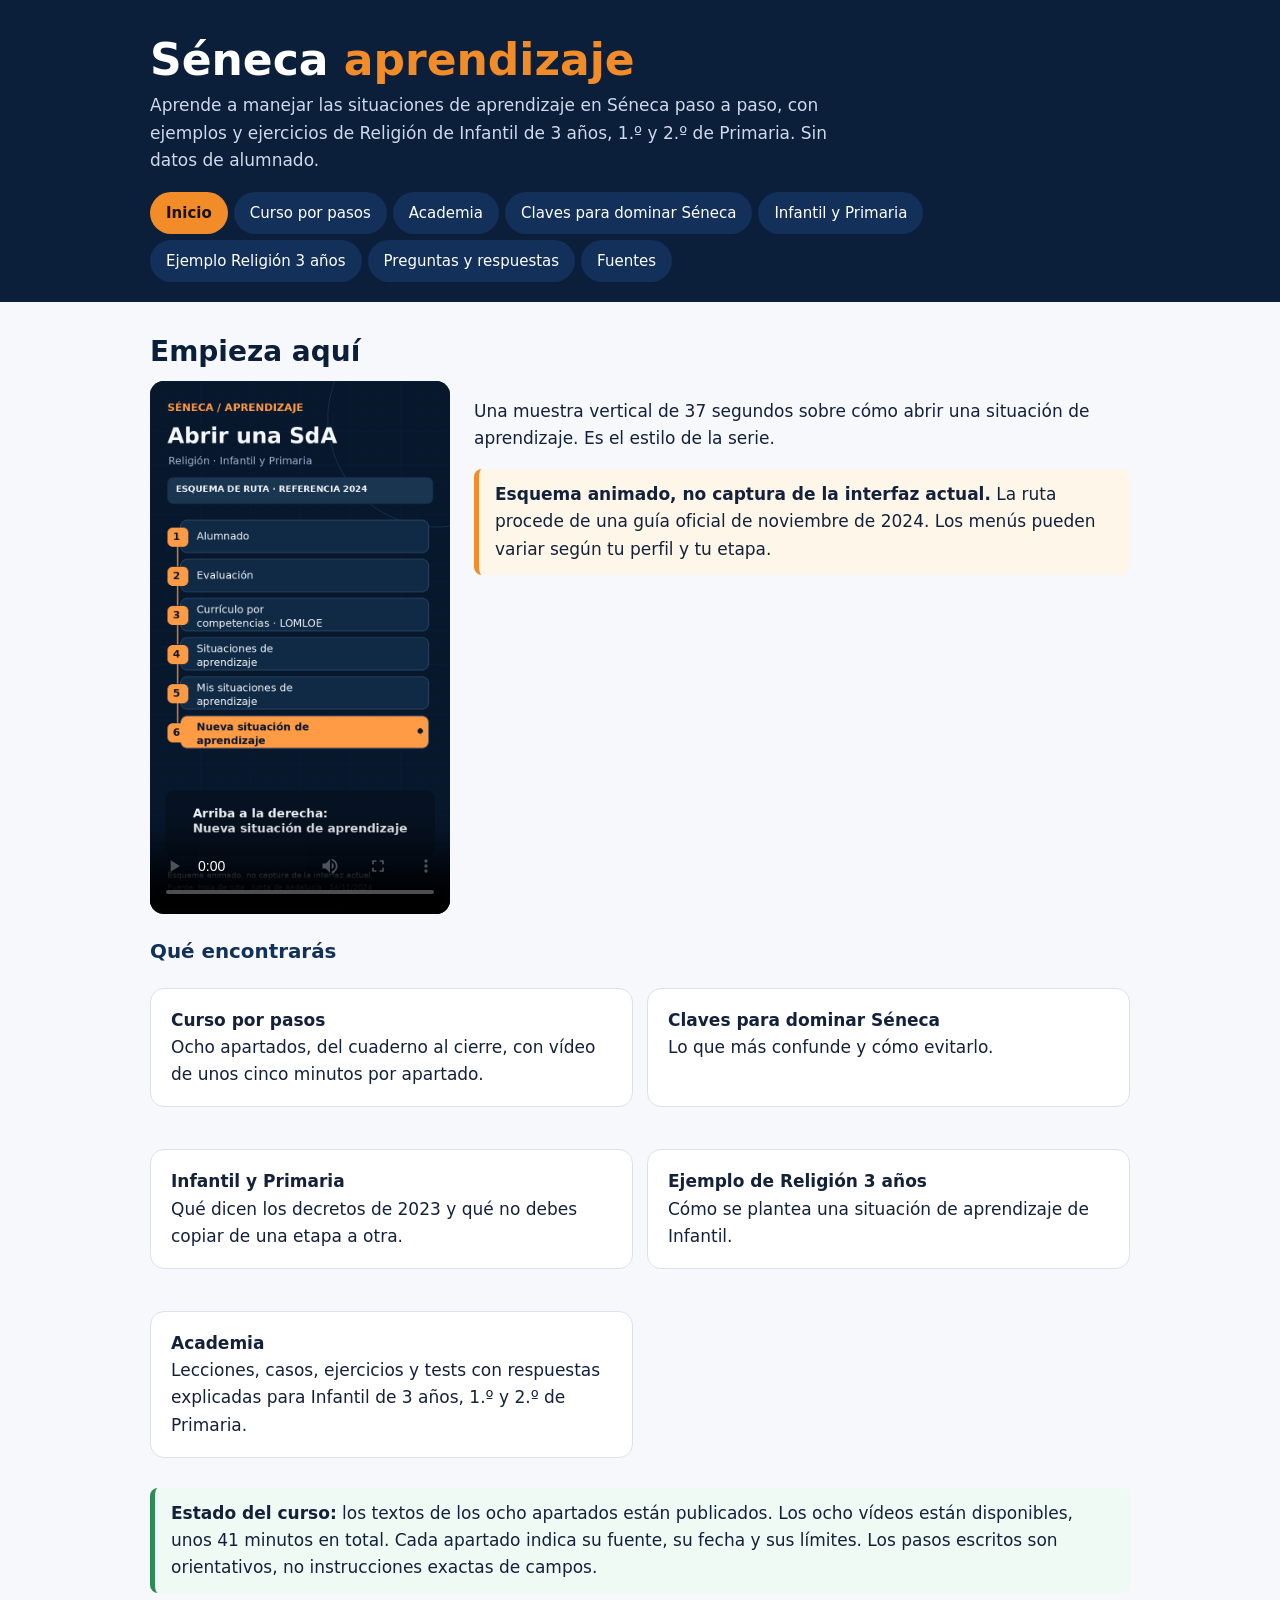
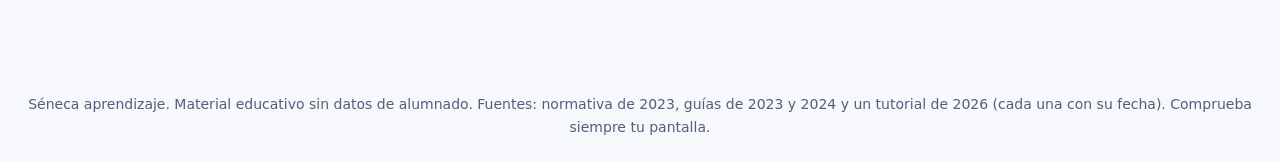
<file: index.html>
<!doctype html><html lang="es"><head><meta charset="utf-8"><meta name="viewport" content="width=device-width,initial-scale=1"><title>Séneca aprendizaje</title><link rel="stylesheet" href="2-style.css"><style>.quiz .q{border-top:1px solid var(--line);padding:10px 0}.opts{display:grid;gap:8px}.opt{text-align:left;background:#fff;border:1px solid var(--line);border-radius:10px;padding:10px 14px;font:inherit;font-size:15.5px;cursor:pointer}.opt.ok{background:#eefaf3;border-color:#2e8b57}.opt.ko{background:#fdeeee;border-color:#c0392b}.exp{margin-top:8px;border-left:4px solid var(--orange);padding:6px 12px;background:#fff6ea;border-radius:6px;font-size:15.5px}.ex{border-top:1px solid var(--line);padding:6px 0}.mut{color:var(--mut);font-size:15px}</style></head><body>
<header><div class="wrap"><h1>Séneca <span>aprendizaje</span></h1><p>Aprende a manejar las situaciones de aprendizaje en Séneca paso a paso, con ejemplos y ejercicios de Religión de Infantil de 3 años, 1.º y 2.º de Primaria. Sin datos de alumnado.</p>
<nav role="tablist"><button data-t="inicio">Inicio</button><button data-t="curso">Curso por pasos</button><button data-t="academia">Academia</button><button data-t="claves">Claves para dominar Séneca</button><button data-t="etapas">Infantil y Primaria</button><button data-t="ejemplo">Ejemplo Religión 3 años</button><button data-t="faq">Preguntas y respuestas</button><button data-t="fuentes">Fuentes</button></nav></div></header>
<main><div class="wrap">
<section class="tab" id="inicio"><h2>Empieza aquí</h2>
<div class="pilot"><video controls playsinline preload="metadata" poster="4-piloto.png" src="5-piloto.mp4" aria-label="Muestra: abrir una situación de aprendizaje"></video>
<div><p>Una muestra vertical de 37 segundos sobre cómo abrir una situación de aprendizaje. Es el estilo de la serie.</p>
<div class="note"><b>Esquema animado, no captura de la interfaz actual.</b> La ruta procede de una guía oficial de noviembre de 2024. Los menús pueden variar según tu perfil y tu etapa.</div></div></div>
<h3>Qué encontrarás</h3>
<div class="grid c2"><div class="card"><b>Curso por pasos</b><br>Ocho apartados, del cuaderno al cierre, con vídeo de unos cinco minutos por apartado.</div><div class="card"><b>Claves para dominar Séneca</b><br>Lo que más confunde y cómo evitarlo.</div><div class="card"><b>Infantil y Primaria</b><br>Qué dicen los decretos de 2023 y qué no debes copiar de una etapa a otra.</div><div class="card"><b>Ejemplo de Religión 3 años</b><br>Cómo se plantea una situación de aprendizaje de Infantil.</div><div class="card"><b>Academia</b><br>Lecciones, casos, ejercicios y tests con respuestas explicadas para Infantil de 3 años, 1.º y 2.º de Primaria.</div></div>
<div class="note ok"><b>Estado del curso:</b> los textos de los ocho apartados están publicados. Los ocho vídeos están disponibles, unos 41 minutos en total. Cada apartado indica su fuente, su fecha y sus límites. Los pasos escritos son orientativos, no instrucciones exactas de campos.</div></section>
<section class="tab" id="curso"><h2>Curso por pasos</h2><div class="note"><b>Cómo leer los pasos.</b> Los pasos escritos son un esquema orientativo para preparar tu trabajo, tomado de guías y tutoriales fechados. No son instrucciones exactas de campos: la pantalla de tu perfil y tu etapa manda, y la interfaz actual de Infantil y Primaria no se ha comprobado.</div><p>Un apartado por vídeo. Abre cada uno para ver los pasos y su advertencia.</p><details id="m1"><summary>1. Preparar el cuaderno <span class="tag done">Vídeo disponible · 5 min</span></summary><video controls playsinline preload="metadata" poster="8-cap1.png" src="7-cap1.mp4" aria-label="Capítulo 1: preparar el cuaderno" style="margin:10px 0"></video><div class="note">Las pantallas del vídeo son de un tutorial público de 2026 en un entorno de formación (curso 2025-26), con datos ocultos. No es tu sesión: contrasta año, etapa, perfil y permisos. Fuente: <a href="https://www.youtube.com/watch?v=MoA0F6g8uqE" target="_blank" rel="noopener">Creación de parámetros en el Cuaderno de Séneca (YouTube)</a>.</div><p>Localizar el cuaderno de clase, comprobar grupo y curso y crear las categorías.</p><ol class="steps"><li>Entra en Séneca con tu perfil de docente y confirma el curso escolar que aparece arriba.</li><li>Abre el Cuaderno de clase y comprueba que ves el grupo y la materia correctos (en Religión, el grupo de la etapa que te toca).</li><li>Revisa las categorías: son una forma de organizar tus actividades, no una ponderación obligatoria. El orden de presentación no cambia las notas.</li><li>Ten a mano la programación del centro antes de empezar a rellenar nada.</li></ol><div class="note"><b>Ojo:</b> Cada centro puede tener permisos y organización distintos. Lo que ves depende de tu perfil y de lo que haya configurado la dirección.</div></details>
<details id="m2"><summary>2. Programación, situación de aprendizaje y actividad <span class="tag done">Vídeo disponible · 5:44</span></summary><video controls playsinline preload="metadata" poster="2-cap2.png" src="1-cap2.mp4" aria-label="Capítulo 2: programación, situación de aprendizaje y actividad" style="margin:10px 0"></video><div class="note">Las pantallas del vídeo son de un tutorial de un instituto subido en octubre de 2025, pero grabado con pantallas de 2023-24. Puede no coincidir con la interfaz actual, y no se ha comprobado la interfaz actual de Infantil. Distingue materia, SdA y actividad, y los registros del cuaderno, con el ejemplo del tema 1. Fuente: <a href="https://www.youtube.com/watch?v=WIgateh4PXk" target="_blank" rel="noopener">tutorial en YouTube</a>; apoyo: <a href="https://www.youtube.com/watch?v=lEC_SYRVXgc" target="_blank" rel="noopener">segundo tutorial</a>.</div><p>Tres cosas distintas que se confunden: la programación de la materia, la situación de aprendizaje (SdA) y la actividad evaluable.</p><ol class="steps"><li>Programación didáctica: el documento del centro para la materia y el curso.</li><li>Situación de aprendizaje: un reto o problema contextualizado que reúne actividades articuladas para desarrollar competencias específicas.</li><li>Actividad evaluable: lo que registras en el cuaderno para valorar criterios de evaluación concretos.</li><li>Regla práctica: primero la SdA, después sus actividades, y de ahí las actividades evaluables.</li></ol><div class="note"><b>Ojo:</b> El Decreto 100/2023 (Infantil) define la SdA como un conjunto de actividades articuladas para desarrollar las competencias específicas en un contexto determinado.</div></details>
<details id="m3"><summary>3. Abrir e identificar una situación de aprendizaje <span class="tag done">Vídeo disponible · 6:03</span></summary><video controls playsinline preload="metadata" poster="2-cap3.png" src="1-cap3.mp4" aria-label="Capítulo 3: identificar la situación de aprendizaje" style="margin:10px 0"></video><div class="note">El vídeo cubre entrada, curso, título, justificación, temporalización, materias y participantes, y la diferencia entre guardar y publicar. Las pantallas son de 2023-24 (ejemplo de 1.º de ESO, con datos de docentes ocultos): no es tu interfaz actual ni es una regla universal de campos mínimos. Identificar la SdA no es lo mismo que guardarla, ni una fila creada es una SdA ya desarrollada. Fuente: <a href="https://www.youtube.com/watch?v=lEC_SYRVXgc" target="_blank" rel="noopener">tutorial en YouTube</a>.</div><p>Entrar en Mis situaciones de aprendizaje y rellenar identificación, justificación, temporalización, participantes y materias.</p><ol class="steps"><li>Atajo: usa el buscador integrado de Séneca y escribe «situaciones de aprendizaje».</li><li>Ruta por menús (guía oficial de 2024): <span class=menu>Alumnado</span> › <span class=menu>Evaluación</span> › <span class=menu>Currículo por competencias R.G. LOMLOE</span> › <span class=menu>Situaciones de aprendizaje</span> › <span class=menu>Mis situaciones de aprendizaje</span>.</li><li>Arriba a la derecha pulsa <span class=menu>Nueva situación de aprendizaje</span>.</li><li>Antes de escribir, comprueba etapa y curso. Rellena título contextualizado, justificación (objetivos de etapa y principios pedagógicos), temporalización y materias.</li><li>Añade participantes si otros docentes del mismo curso la van a usar.</li></ol><div class="note"><b>Ojo:</b> La ruta procede de una guía de noviembre de 2024. Los menús pueden cambiar según el perfil y la etapa.</div></details>
<details id="m4"><summary>4. Concreción curricular y producto final <span class="tag done">Vídeo disponible · 4:40</span></summary><video controls playsinline preload="metadata" poster="2-cap4.png" src="1-cap4.mp4" aria-label="Capítulo 4: concreción curricular y producto final" style="margin:10px 0"></video><div class="note">El vídeo muestra los apartados de concreción curricular (columnas de elementos disponibles y seleccionados) y de producto final (denominación y definición). Las pantallas son un tutorial de 2023-24: no son tu interfaz actual. El mural es la propuesta del tema 1, no un registro exportado de una cuenta real. No se dan códigos de criterios: elige los de tu etapa en tu pantalla. Fuente: <a href="https://www.youtube.com/watch?v=lEC_SYRVXgc" target="_blank" rel="noopener">tutorial en YouTube</a> y <a href="https://www.boe.es/buscar/act.php?id=BOE-A-2022-10452" target="_blank" rel="noopener">BOE-A-2022-10452</a>.</div><p>Elegir competencias específicas y criterios de evaluación de la etapa correcta, y describir el reto o producto final.</p><ol class="steps"><li>Selecciona las competencias específicas y los criterios que vas a trabajar. Séneca enlaza por defecto descriptores operativos y saberes básicos según el currículo andaluz.</li><li>Puedes quitar saberes básicos que no vayas a trabajar en esta SdA.</li><li>Describe el producto final: el reto o la tarea, claro y concreto. Se añade con el botón <span class=menu>+</span> de la esquina superior derecha de ese apartado.</li><li>No copies criterios de otra etapa: Infantil y Primaria tienen currículo y áreas distintos.</li></ol><div class="note"><b>Ojo:</b> Infantil se organiza por áreas globalizadas y Primaria por áreas con criterios propios. Los campos exactos de tu pantalla se contrastan con tu perfil.</div></details>
<details id="m5"><summary>5. Secuencia didáctica <span class="tag done">Vídeo disponible · 4:52</span></summary><video controls playsinline preload="metadata" poster="3-cap5.png" src="4-cap5.mp4" aria-label="Capítulo 5: secuencia didáctica" style="margin:10px 0"></video><div class="note">El vídeo explica la tabla de la secuencia (actividades o ejercicios, temporalización, recursos y metodología) y cómo plantear alternativas de participación. Las cinco experiencias del tema 1 son una propuesta de ejemplo, no una pantalla de Séneca, y el vídeo no muestra paso a paso el alta de filas. Pantallas de un tutorial de 2023-24: no son tu interfaz actual. Fuente: <a href="https://www.youtube.com/watch?v=lEC_SYRVXgc" target="_blank" rel="noopener">tutorial en YouTube</a>.</div><p>Pasar de la idea a las actividades, con recursos y metodología, y añadir diversidad (DUA).</p><ol class="steps"><li>Planifica la secuencia: motivación, activación, exploración, estructuración, aplicación y conclusión o evaluación.</li><li>Añade las actividades una a una: título, descripción, recursos, competencias y criterios asociados.</li><li>Rellena las medidas de atención a la diversidad: generales y específicas, con los principios DUA (varias formas de implicación, de representación y de acción y expresión).</li><li>En Infantil, piensa en juego, rutinas, asamblea y observación; en Primaria, en tareas y productos.</li></ol><div class="note"><b>Ojo:</b> La secuencia es un orden de actividades, no un catálogo suelto.</div></details>
<details id="m6"><summary>6. Crear actividades evaluables <span class="tag done">Vídeo disponible · 4:42</span></summary><video controls playsinline preload="metadata" poster="2-cap6.png" src="1-cap6.mp4" aria-label="Capítulo 6: actividad del cuaderno" style="margin:10px 0"></video><div class="note">El vídeo muestra cómo se edita una actividad ya existente del cuaderno (campos, categoría, descripciones, calificación, criterios, fechas, avisos y destinatarios), no el alta completa. Es un tutorial de 2025-26 de 2.º de ESO de Tecnología: no traslades su sistema a Infantil ni a Primaria. Las propuestas de actividad de 1.º y 2.º de Primaria de la Academia son ejemplos, no registros reales. Fuente: <a href="https://www.youtube.com/watch?v=--iTZ-o0KU0" target="_blank" rel="noopener">tutorial en YouTube</a>.</div><p>Convertir actividades de la SdA en actividades del cuaderno con categoría y criterios.</p><ol class="steps"><li>Desde la SdA genera las actividades evaluables (guía de Séneca para el profesorado).</li><li>Elige la categoría y revisa los campos del formulario.</li><li>Vincula los criterios que correspondan y decide si la actividad es diaria o no diaria.</li><li>Un mismo criterio puede estar en varias actividades de distinto grado de dificultad.</li></ol><div class="note"><b>Ojo:</b> Los campos del formulario son los que muestra tu Séneca. Esta guía no sustituye comprobarlos en tu perfil.</div></details>
<details id="m7"><summary>7. Registrar y revisar la evaluación <span class="tag done">Vídeo disponible · 4:45</span></summary><video controls playsinline preload="metadata" poster="2-cap7.png" src="1-cap7.mp4" aria-label="Capítulo 7: evidencias y evaluación" style="margin:10px 0"></video><div class="note">El vídeo diferencia Infantil de 3 años, 1.º y 2.º de Primaria, con casos de mural terminado y de actividad hecha, y explica cómo decidir evidencias e instrumentos por etapa. No hay resultados reales ni se ha comprobado la interfaz actual de evaluación de Religión. Bases: <a href="https://www.boe.es/buscar/act.php?id=BOE-A-2022-10452" target="_blank" rel="noopener">BOE-A-2022-10452</a> y <a href="https://www.juntadeandalucia.es/boja/2023/104/38" target="_blank" rel="noopener">Orden de Infantil (BOJA 2023/104/38)</a>; recordatorio visual de criterios de un <a href="https://www.youtube.com/watch?v=--iTZ-o0KU0" target="_blank" rel="noopener">tutorial de ESO de 2025-26</a>, que no se traslada a Infantil ni a Primaria.</div><p>Introducir evidencias, ver el seguimiento y entender cada vista.</p><ol class="steps"><li>Una guía de 2023 sobre ESO dice que los criterios se valoran de 0 a 10 y pesan igual. En Primaria, la Orden de 30 de mayo de 2023 fija los términos IN, SU, BI, NT y SB. Comprueba qué se aplica en tu área.</li><li>Registra evidencias de cada actividad y revisa el seguimiento por alumno.</li><li>En Infantil la evaluación es global y de observación. No traslades sin comprobar la lógica de calificación de otra etapa.</li><li>Nunca pegues datos de alumnado en documentos o webs públicas.</li></ol><div class="note"><b>Ojo:</b> Las orientaciones de calificación de la guía consultada son de ESO. En Religión Infantil y Primaria confirma con tu centro.</div></details>
<details id="m8"><summary>8. Comprobar y cerrar <span class="tag done">Vídeo disponible · 5:24</span></summary><video controls playsinline preload="metadata" poster="2-cap8.png" src="1-cap8.mp4" aria-label="Capítulo 8: repaso y práctica" style="margin:10px 0"></video><div class="note">El vídeo es un repaso y una práctica: un test docente no oficial de 8 preguntas con respuestas explicadas y un ejercicio final para 3 años, 1.º y 2.º de Primaria. Son propuestas didácticas, no resultados reales. Con la serie completa no se afirma dominio de todos los campos actuales de Séneca: comprueba siempre tu pantalla.</div><p>Revisar, generar el documento imprimible y guardar.</p><ol class="steps"><li>Repasa título, justificación, temporalización, concreción, producto, secuencia y diversidad.</li><li>Genera el documento imprimible de la SdA para revisarlo en papel o PDF.</li><li>Comprueba la evaluación de la práctica docente (indicadores de reflexión).</li><li>Guarda y publica solo cuando esté revisada con quien corresponda en el centro.</li></ol><div class="note"><b>Ojo:</b> Guardar y publicar puede depender de permisos del centro.</div></details>
</section>
<section class="tab" id="claves"><h2>Claves para dominar Séneca</h2>
<div class="card"><b>1. Primero la idea, luego el formulario.</b> Decide el centro de interés, el reto y el producto final en un papel. Después rellena Séneca.</div>
<div class="card"><b>2. Comprueba etapa y curso antes de seleccionar criterios.</b> Un criterio de otra etapa es el error más caro.</div>
<div class="card"><b>3. Título contextualizado y justificación con objetivos de etapa y principios pedagógicos.</b> No basta con el nombre del tema.</div>
<div class="card"><b>4. No es un catálogo de actividades.</b> La secuencia tiene un orden con sentido: motivación, activación, exploración, estructuración, aplicación y conclusión.</div>
<div class="card"><b>5. Cada actividad enlaza criterios.</b> Si no sabes qué criterio evalúa, no es aún una actividad evaluable.</div>
<div class="card"><b>6. DUA desde el principio.</b> Piensa varias formas de implicación, representación y expresión, no solo medidas para casos concretos.</div>
<div class="card"><b>7. Usa el imprimible para revisar.</b> Leer la SdA completa en papel enseña huecos que no ves en pantalla.</div>
<div class="card"><b>8. Cuida los datos.</b> Capturas y ejemplos sin nombres, fotos ni notas del alumnado.</div>
<div class="card"><b>9. Los permisos mandan.</b> Si un botón no aparece, puede ser tu perfil o el centro, no un fallo tuyo.</div></section>
<section class="tab" id="etapas"><h2>Infantil y Primaria</h2>
<p>Lo que dicen los textos oficiales de Andalucía de 2023 sobre cada etapa y sobre Religión. Es el marco legal; no es lo que ve tu pantalla de Séneca, que depende de tu perfil y no se ha podido comprobar.</p>
<table><tr><th></th><th>Infantil</th><th>Primaria</th></tr>
<tr><td>Norma</td><td>Decreto 100/2023, de 9 de mayo, y Orden de 30 de mayo de 2023</td><td>Decreto 101/2023, de 9 de mayo, y Orden de 30 de mayo de 2023</td></tr>
<tr><td>Situación de aprendizaje (art. 7)</td><td>Conjunto de actividades articuladas para lograr que el alumnado desarrolle las competencias específicas en un contexto determinado. Metodología activa, motivadora y participativa.</td><td>La misma definición (art. 7 del decreto de Primaria).</td></tr>
<tr><td>Organización (art. 8)</td><td>Tres áreas globalizadas: Crecimiento en Armonía; Descubrimiento y Exploración del Entorno; Comunicación y Representación de la Realidad.</td><td>Áreas: Conocimiento del Medio, Educación Artística, Educación Física, Lengua Castellana y Literatura, Primera Lengua Extranjera, Matemáticas; Segunda Lengua Extranjera y Educación en Valores Cívicos y Éticos en el tercer ciclo.</td></tr>
<tr><td>Religión (art. 9)</td><td>Se ofrece en el segundo ciclo (3 a 6 años). Los padres o tutores manifiestan si la cursan. El currículo de Religión lo determinan las autoridades de cada confesión.</td><td>Se ofrece en cada curso, a elección de las familias. El currículo de Religión lo determinan las autoridades de cada confesión.</td></tr>
<tr><td>Evaluación (art. 11)</td><td>Global, continua y formativa. La observación directa y sistemática es la técnica principal. Referentes: criterios de evaluación de cada ciclo y área.</td><td>Global, continua y formativa. Referentes: criterios de evaluación de cada área. Resultados con términos IN, SU, BI, NT, SB; boletín informativo con notas de 1 a 10.</td></tr>
<tr><td>Evaluación de Religión</td><td>El decreto andaluz de Infantil no trae una regla específica. El currículo de Religión Católica de Infantil (Resolución de 21/06/2022, BOE) dice que se evalúa en los mismos términos y con los mismos efectos que las otras áreas de la etapa, con la observación directa y sistemática como herramienta clave. Sugiere rúbricas, listas de control, escalas, portfolios o diarios de aprendizaje.</td><td>Art. 9.5 del decreto: se evalúa en los mismos términos y con los mismos efectos que las otras áreas; la nota de Religión no cuenta en convocatorias en que compiten expedientes académicos. El currículo de Religión Católica de Primaria (BOE, Anexo II) dice lo mismo, pide valorar proceso y resultados, con autoevaluación y coevaluación respetuosas, y recomienda rúbricas, listas de control, escalas, porfolios o diarios de aprendizaje. 1.º y 2.º forman su primer ciclo.</td></tr></table>
<div class="note"><b>No comprobado:</b> los campos exactos de evaluación y programación que ve el profesorado de Religión de Infantil y de Primaria en su perfil de Séneca, y cómo el centro tiene configurado el cuaderno. Esta web no copia los códigos de Séneca de ninguna etapa; en la Academia solo cita criterios del BOE como orientación, con su numeración. Los ejemplos de Infantil de 3 años y de 1.º y 2.º de Primaria son propuestas (pestaña Academia), no registros reales.</div>
<p>Textos: <a href="https://www.boe.es/buscar/act.php?id=BOE-A-2022-10452" target="_blank" rel="noopener">Resolución de 21/06/2022, currículos de Religión Católica (BOE)</a>, <a href="https://www.juntadeandalucia.es/boja/2023/90/1" target="_blank" rel="noopener">Decreto 100/2023 (Infantil)</a>, <a href="https://www.juntadeandalucia.es/boja/2023/90/2" target="_blank" rel="noopener">Decreto 101/2023 (Primaria)</a>, <a href="https://www.juntadeandalucia.es/boja/2023/104/39" target="_blank" rel="noopener">Orden de 30 de mayo de 2023 (Primaria)</a>.</p></section>
<section class="tab" id="ejemplo"><h2>Ejemplo: Religión 3 años</h2>
<p>Un tema pensado para 3 años: <b>Dios me quiere como soy</b>. Es una propuesta didáctica de ejemplo para entender cómo se plantean los apartados antes de pasar a Séneca. No es un informe exportado de Séneca, ni una programación oficial, ni un registro de actividades realizadas. Sin datos de ningún centro ni alumnado. Hay más temas en la web <a href="https://manolomalaga.github.io/reli-ana-3-anos/">Reli Ana 3 años</a>.</p>
<h3>Identificación</h3>
<table><tr><th>Apartado</th><th>Propuesta</th></tr>
<tr><td>Título</td><td>Dios me quiere como soy.</td></tr>
<tr><td>Etapa</td><td>Educación Infantil, tres años (segundo ciclo).</td></tr>
<tr><td>Materia</td><td>Religión.</td></tr>
<tr><td>Temporalización</td><td>Cinco encuentros semanales. Ajusta fechas y duración al horario real; no es una duración obligatoria.</td></tr>
<tr><td>Concreción curricular</td><td>Se eligen en Séneca los elementos que ofrezca tu pantalla para Religión de la etapa. El currículo de Religión lo determinan las autoridades de la confesión. Aquí no se incluyen códigos curriculares.</td></tr></table>
<h3>Justificación propuesta</h3>
<p>El juego, la conversación y la expresión plástica permiten que los niños exploren su cuerpo, comuniquen emociones y descubran maneras de cuidar y ayudar. Desde el sentido cristiano del tema se subraya el valor de cada persona y la dignidad compartida. Se trabaja con espejo seguro, plastilina, huellas, siluetas, cuentos y canciones, con alternativas de comunicación y movimiento, sin exigir contacto ni exposición de experiencias íntimas. Las observaciones se refieren a aprendizajes y formas de participar, no a la intensidad de la fe personal.</p>
<h3>Producto final propuesto</h3>
<p>Mural colectivo «Todos iguales, todos importantes», con huellas, siluetas u otras producciones elegidas por cada niño. El mural no sustituye las evidencias individuales de aprendizaje y no exige identificar públicamente a sus autores.</p>
<h3>Secuencia de cinco actividades</h3><details><summary>1. Soy único e importante</summary><p>Conversación de acogida, exploración con un espejo irrompible y huellas en plastilina. Se comparan las producciones sin jerarquizar cuerpos, habilidad ni apariencia. Cada niño comunica algo propio con palabra, gesto o señalamiento. La silueta corporal es opcional: nadie tiene que tumbarse ni aceptar contacto.</p><p><i>Cierre religioso sugerido: una frase breve de agradecimiento por la propia vida.</i></p></details><details><summary>2. Descubro con mis sentidos</summary><p>Juego de sonidos, observación de detalles y exploración de texturas. Para el gusto se usan imágenes o un cuento, sin pruebas de comida. Con movimiento adaptado o una alternativa sentada. Se observa qué descubre y cómo lo expresa, no quién termina antes.</p><p><i>Cierre religioso sugerido: agradecimiento por el cuerpo y por poder conocer el mundo.</i></p></details><details><summary>3. Cuido mi cuerpo</summary><p>Ordenar imágenes de hábitos de cuidado y conversar a partir de un cuento. Se enlaza con las rutinas habituales del aula, sin sustituir las indicaciones del centro. Se registra una acción concreta y el apoyo que necesita.</p><p><i>Cierre religioso sugerido: pedir ayuda para cuidar el cuerpo y respetar a los demás.</i></p></details><details><summary>4. Mis emociones cuentan</summary><p>Cuento y elección de una tarjeta, gesto o dibujo para expresar una emoción. No se obliga a contar vivencias privadas ni a hablar delante del grupo. Se aceptan distintas formas de comunicación.</p><p><i>Cierre religioso sugerido: expresar con libertad cómo se siente cada uno.</i></p></details><details><summary>5. Todos iguales, todos importantes</summary><p>Canción y composición del mural. Se propone una ayuda sencilla entre compañeros, sin contacto obligatorio. Se conversa sobre compartir, acoger y colaborar. Se comprueba que cada niño tiene una forma posible de participar.</p><p><i>Cierre religioso sugerido: agradecimiento por poder ayudarnos.</i></p></details>
<h3>Cómo llevarlo a Séneca</h3>
<ol class="steps"><li>Identifica la situación con título, materia y temporalización revisados.</li><li>Comprueba los elementos curriculares de Religión de la etapa. No traslades los de ESO ni de Primaria al ejemplo de tres años.</li><li>Distribuye las actividades en la secuencia que ofrezca el formulario.</li><li>Crea en el cuaderno las actividades evaluables que procedan. Una categoría del cuaderno con el título del tema no crea automáticamente la situación.</li><li>Registra observaciones individuales reales después de las experiencias. El mural terminado no acredita por sí solo todos los aprendizajes.</li></ol>
<div class="note"><b>Antes de usarlo:</b> sustituye las fechas por tu horario real; comprueba etapa, curso, materia y permisos; no completes resultados por anticipado; no publiques datos personales, fotografías identificables ni apoyos individuales. Marco inclusivo de familia: «¿quién me cuida?», sin suponer una figura concreta en casa. Hay propuestas de 1.º y 2.º de Primaria en la pestaña Academia.</div></section>
<section class="tab" id="academia"><h2>Academia</h2><p>Lecciones, casos resueltos, ejercicios y tests con respuestas explicadas. Tres recorridos: Religión de Infantil de 3 años, 1.º de Primaria y 2.º de Primaria. Se combinan con los vídeos del curso. Los tests son para el docente: sirven para repasar conceptos de Séneca y de la normativa, no son exámenes para el alumnado.</p><div class="note"><b>Cómo leerlo.</b> Los casos y ejercicios son <b>propuestas didácticas de ejemplo</b>: no son experiencias reales, no están exportados de Séneca y no incluyen códigos, campos ni textos oficiales del currículo de Religión. Lo que viene de normativa o de un tutorial lleva su fuente y su fecha. Tu pantalla de Séneca manda.</div><div class="card"><h3 style="margin-top:0">Test común: Séneca y normativa</h3><div class="quiz"><div class="q" data-a="1"><p><b>1. ¿Cuál es el orden correcto de lo que se planifica y se registra?</b></p><div class="opts"><button type="button" class="opt" data-i="0">Actividad evaluable, después situación de aprendizaje, después programación</button><button type="button" class="opt" data-i="1">Programación de la materia, situación de aprendizaje y, de ella, las actividades evaluables del cuaderno</button><button type="button" class="opt" data-i="2">Solo el cuaderno: la situación de aprendizaje es opcional</button></div><div class="exp" hidden>La programación es el documento del centro para la materia y el curso. La situación de aprendizaje reúne actividades articuladas. Las actividades evaluables son lo que registras en el cuaderno para valorar criterios concretos (capítulo 2 del curso).</div></div><div class="q" data-a="0"><p><b>2. ¿Qué dice la normativa andaluza de 2023 sobre cómo se evalúa Religión en Primaria?</b></p><div class="opts"><button type="button" class="opt" data-i="0">Se evalúa en los mismos términos y con los mismos efectos que las otras áreas (art. 9.5 del Decreto 101/2023)</button><button type="button" class="opt" data-i="1">No se evalúa</button><button type="button" class="opt" data-i="2">Se evalúa con un sistema distinto que fija cada centro</button></div><div class="exp" hidden>El art. 9.5 del decreto de Primaria dice que Religión se evalúa en los mismos términos y con los mismos efectos que las otras áreas. Es la parte del decreto que hemos cotejado.</div></div><div class="q" data-a="1"><p><b>3. En Primaria, ¿con qué términos se expresan los resultados de evaluación?</b></p><div class="opts"><button type="button" class="opt" data-i="0">Apto y No apto</button><button type="button" class="opt" data-i="1">IN, SU, BI, NT y SB, con notas de 1 a 10 en el boletín informativo</button><button type="button" class="opt" data-i="2">Solo comentarios, sin nota</button></div><div class="exp" hidden>La Orden de 30 de mayo de 2023 de Primaria usa IN, SU, BI, NT y SB, y el boletín informativo lleva notas de 1 a 10.</div></div><div class="q" data-a="1"><p><b>4. En Infantil, ¿cuál es la técnica principal de evaluación?</b></p><div class="opts"><button type="button" class="opt" data-i="0">El examen escrito</button><button type="button" class="opt" data-i="1">La observación directa y sistemática</button><button type="button" class="opt" data-i="2">La media de notas del trimestre</button></div><div class="exp" hidden>La evaluación en Infantil es global, continua y formativa, y la observación directa y sistemática es la técnica principal (Decreto 100/2023, art. 11).</div></div><div class="q" data-a="1"><p><b>5. Una guía de Séneca de otra etapa (por ejemplo ESO) te enseña un formulario. ¿Qué haces con sus criterios y códigos?</b></p><div class="opts"><button type="button" class="opt" data-i="0">Los copio, porque son iguales en todas las etapas</button><button type="button" class="opt" data-i="1">Los uso solo como ejemplo de estructura y elijo en mi pantalla los de mi etapa y curso</button><button type="button" class="opt" data-i="2">Los publico en la web del centro</button></div><div class="exp" hidden>Los ejemplos de otra etapa sirven para ver cómo se rellena un formulario. Los criterios y los códigos dependen de la etapa y del curso, y el currículo de Religión lo determinan las autoridades de cada confesión.</div></div><div class="q" data-a="1"><p><b>6. Has creado una fila en tu lista de situaciones. ¿Qué significa?</b></p><div class="opts"><button type="button" class="opt" data-i="0">Que la situación de aprendizaje ya está desarrollada</button><button type="button" class="opt" data-i="1">Solo que existe el registro: hay que completarlo y guardarlo, y guardar no es lo mismo que publicar</button><button type="button" class="opt" data-i="2">Que ya se ha evaluado al alumnado</button></div><div class="exp" hidden>Una fila creada no es una situación desarrollada, y guardar no equivale a publicar. Comprueba siempre el estado que muestra tu pantalla (capítulo 3).</div></div></div><p class="mut">Pulsa una respuesta para ver si es correcta y por qué. Recarga la página para repetir el test.</p></div><div class="card" id="acad-inf"><h3 style="margin-top:0">Religión Infantil 3 años</h3><p>Se apoya en el ejemplo «Dios me quiere como soy».</p><details><summary>Lección</summary><ul>
<li><b>Qué planificas.</b> Una situación de aprendizaje corta con un producto sencillo. El ejemplo de la pestaña «Ejemplo Religión 3 años» usa cinco encuentros semanales y un mural colectivo.</li>
<li><b>Cómo observas.</b> La técnica principal es la observación directa y sistemática. La Orden de 30 de mayo de 2023 de Infantil (art. 8) enumera escalas de observación, anecdotarios y listas de control. El currículo de Religión Católica de Infantil (BOE) añade rúbricas, portfolios y diarios de aprendizaje como sugerencias.</li>
<li><b>Qué registras.</b> Una acción concreta del niño y el apoyo que necesita. Nunca la intensidad de su fe ni vivencias privadas.</li>
<li><b>Qué no haces.</b> Exámenes escritos, contacto obligatorio, publicar datos o fotografías identificables.</li>
</ul></details><details><summary>Caso resuelto (propuesta)</summary><p><b>Situación.</b> Tienes un tema de cinco encuentros, «Dios me quiere como soy», y quieres llevarlo a Séneca con sentido.</p>
<ol class="steps">
<li><b>Identifica.</b> Título, etapa (Infantil, tres años), materia (Religión) y temporalización real de tu horario. Las fechas del ejemplo no son obligatorias.</li>
<li><b>Concreción.</b> Elige en tu pantalla los elementos curriculares de Religión de la etapa. No traslades los de ESO ni de Primaria.</li>
<li><b>Producto.</b> Mural colectivo «Todos iguales, todos importantes». No sustituye las evidencias individuales.</li>
<li><b>Secuencia.</b> Las cinco actividades del ejemplo: soy único, descubro con mis sentidos, cuido mi cuerpo, mis emociones cuentan, todos iguales.</li>
<li><b>Cuaderno.</b> Crea las actividades evaluables que procedan y registra observaciones reales después de cada encuentro. No completes resultados por anticipado.</li>
</ol>
<p class="mut">Caso propuesto, no exportado de una cuenta real.</p></details><details><summary>Ejercicios con solución</summary><div class="ex"><p><b>Ejercicio 1.</b> Clasifica estos tres elementos como programación, situación de aprendizaje o actividad: (a) el documento anual de Religión del centro; (b) «Dios me quiere como soy»; (c) el encuentro 3, «Cuido mi cuerpo».</p><details><summary>Ver solución propuesta</summary><p>(a) Programación de la materia. (b) Situación de aprendizaje. (c) Actividad, que puede pasar a ser evaluable en el cuaderno.</p></details></div><div class="ex"><p><b>Ejercicio 2.</b> Escribe una observación adecuada para el encuentro 2 («Descubro con mis sentidos»). Después escribe una que no lo sea.</p><details><summary>Ver solución propuesta</summary><p>Adecuada (propuesta): «Explora texturas con las manos y señala la que prefiere; necesita que se le acerque el material.» Describe lo que hace y el apoyo.</p><p>Inadecuada: «Es lento» o «Tiene poca fe». Juzga a la persona, compara con otros o habla de la fe, que no se evalúa.</p></details></div><div class="ex"><p><b>Ejercicio 3.</b> Un niño no quiere tumbarse para la silueta del encuentro 1. ¿Cómo lo adaptas sin perder el objetivo?</p><details><summary>Ver solución propuesta</summary><p>La silueta ya es opcional en el ejemplo. Puede comunicar algo propio con la huella en plastilina, con una palabra, un gesto o señalando, o ver cómo otros hacen la silueta. El objetivo (reconocerse único e importante) se mantiene sin contacto obligatorio.</p></details></div><div class="ex"><p><b>Ejercicio 4.</b> Diseña una lista de control de tres ítems para el encuentro 4 («Mis emociones cuentan»).</p><details><summary>Ver solución propuesta</summary><p>Propuesta: (1) elige una tarjeta, gesto o dibujo para expresar una emoción; (2) participa en el cierre a su manera; (3) acepta distintas formas de comunicación de sus compañeros. Cada ítem se marca como observado, en proceso o con apoyo. Ninguno obliga a contar vivencias privadas.</p></details></div></details><details><summary>Test con respuestas explicadas</summary><div class="quiz"><div class="q" data-a="0"><p><b>1. ¿Qué técnica es la principal en Infantil?</b></p><div class="opts"><button type="button" class="opt" data-i="0">Observación directa y sistemática</button><button type="button" class="opt" data-i="1">Examen oral individual</button><button type="button" class="opt" data-i="2">Dictado</button></div><div class="exp" hidden>Así lo recoge el decreto de Infantil. Las escalas de observación, los anecdotarios y las listas de control son instrumentos de esa observación.</div></div><div class="q" data-a="0"><p><b>2. ¿Cuándo se ofrece Religión en Infantil?</b></p><div class="opts"><button type="button" class="opt" data-i="0">En todo el segundo ciclo, de 3 a 6 años, y los padres o tutores manifiestan si la cursan</button><button type="button" class="opt" data-i="1">Solo a los 5 años</button><button type="button" class="opt" data-i="2">Es obligatoria sin posibilidad de elegir</button></div><div class="exp" hidden>Según el art. 9 del Decreto 100/2023, se ofrece en el segundo ciclo y las familias manifiestan si la cursan.</div></div><div class="q" data-a="0"><p><b>3. En el encuentro 4, ¿qué conviene registrar?</b></p><div class="opts"><button type="button" class="opt" data-i="0">Que eligió una tarjeta o un dibujo para expresar una emoción</button><button type="button" class="opt" data-i="1">Que contó una vivencia privada ante el grupo</button><button type="button" class="opt" data-i="2">Que tiene mucha fe</button></div><div class="exp" hidden>Se registra lo observable y aceptado de forma libre. No se obliga a contar vivencias privadas y no se evalúa la fe personal.</div></div><div class="q" data-a="1"><p><b>4. El mural «Todos iguales, todos importantes» está terminado. ¿Sirve como única evidencia?</b></p><div class="opts"><button type="button" class="opt" data-i="0">Sí, acredita todos los aprendizajes</button><button type="button" class="opt" data-i="1">No, no acredita por sí solo los aprendizajes individuales</button><button type="button" class="opt" data-i="2">Solo si aparece el nombre de cada niño</button></div><div class="exp" hidden>El mural es un producto colectivo. Las evidencias individuales salen de la observación, y el mural no exige identificar públicamente a sus autores.</div></div><div class="q" data-a="1"><p><b>5. Al elegir la concreción curricular de Religión para 3 años, ¿qué haces?</b></p><div class="opts"><button type="button" class="opt" data-i="0">Copio la de ESO</button><button type="button" class="opt" data-i="1">Elijo los elementos que ofrece Séneca para Religión de la etapa</button><button type="button" class="opt" data-i="2">Los invento según el tema</button></div><div class="exp" hidden>Los elementos curriculares dependen de la etapa. No se copian de otra etapa ni se inventan; en esta web no se incluyen códigos.</div></div></div><p class="mut">Pulsa una respuesta para ver si es correcta y por qué. Recarga la página para repetir el test.</p></details></div><div class="card" id="acad-p1"><h3 style="margin-top:0">Religión 1.º de Primaria</h3><p>Tema propuesto: «Nos cuidamos en familia y en clase».</p><details><summary>Lección</summary><ul>
<li><b>Qué planificas.</b> Una situación de aprendizaje de pocas sesiones, con un producto que el grupo pueda hacer. La propuesta de abajo, «Nos cuidamos en familia y en clase», es un ejemplo de estructura, no un temario oficial.</li>
<li><b>Qué eliges en Séneca.</b> Los criterios y las competencias de Religión que aparezcan en tu pantalla. En el currículo de Religión Católica del BOE (Anexo II), 1.º y 2.º forman el primer ciclo y comparten los mismos criterios. Esta web no copia los códigos que muestre Séneca.</li>
<li><b>Cómo evalúas.</b> Religión se evalúa en los mismos términos y con los mismos efectos que las otras áreas (art. 9.5 del Decreto 101/2023). Los resultados usan IN, SU, BI, NT y SB, y el boletín lleva notas de 1 a 10.</li>
<li><b>Instrumentos.</b> El BOE recomienda rúbricas, listas de control, escalas de valoración o cotejo, y porfolios o diarios de aprendizaje, con técnicas diversas y accesibles. Valora el proceso y los resultados, con autoevaluación y coevaluación respetuosas cuando sea posible. Tú defines los indicadores.</li>
</ul></details><details><summary>Caso resuelto (propuesta)</summary><p><b>Situación.</b> Quieres preparar «Nos cuidamos en familia y en clase» para 1.º de Primaria, en cuatro sesiones.</p>
<ol class="steps">
<li><b>Identifica.</b> Título, etapa (Primaria), curso (1.º), materia (Religión) y temporalización de tu horario.</li>
<li><b>Concreción.</b> Selecciona en tu pantalla las competencias específicas y los criterios de evaluación de Religión del curso. Elige pocos y relaciónalos con el producto. Para orientarte: en el primer ciclo del BOE, el criterio 2.2 trata de actitudes de respeto, mediación y cuidado del prójimo y de la naturaleza, y el 3.1 de situaciones que promueven una convivencia pacífica. Es numeración del BOE, no el código de Séneca.</li>
<li><b>Producto.</b> «Libro de la clase» con un dibujo de cada niño sobre cómo cuida y es cuidado. Marco inclusivo: «¿quién me cuida?», sin suponer una figura concreta en casa.</li>
<li><b>Secuencia propuesta.</b> Sesión 1: quién me cuida. Sesión 2: cómo cuido yo. Sesión 3: damos las gracias. Sesión 4: montamos el libro.</li>
<li><b>Cuaderno.</b> Crea una actividad evaluable por criterio elegido, por ejemplo la sesión 2 y la sesión 4. Registra evidencia real después de cada sesión y deja el resultado para el cierre del periodo.</li>
</ol>
<p class="mut">Caso propuesto, no exportado de una cuenta real. No incluye códigos de Séneca. La referencia a criterios del BOE es orientativa.</p></details><details><summary>Ejercicios con solución</summary><div class="ex"><p><b>Ejercicio 1.</b> Ordena de más general a más concreto: actividad «cómo cuido yo», programación de Religión de 1.º, situación «Nos cuidamos en familia y en clase».</p><details><summary>Ver solución propuesta</summary><p>Programación de Religión de 1.º, después la situación «Nos cuidamos en familia y en clase» y, dentro de ella, la actividad «cómo cuido yo».</p></details></div><div class="ex"><p><b>Ejercicio 2.</b> Elige para la sesión 2 un instrumento sencillo de los que recomienda el BOE y escribe dos ítems.</p><details><summary>Ver solución propuesta</summary><p>Propuesta: lista de control (el BOE la recomienda). Ítem 1: dibuja o explica una acción con la que cuida a alguien. Ítem 2: escucha cómo cuidan los demás. Se marca como logrado, en proceso o necesita apoyo. Después, tú relacionas ese registro con el criterio que hayas elegido en Séneca.</p></details></div><div class="ex"><p><b>Ejercicio 3.</b> La sesión 1 pregunta «quién me cuida». Un niño vive con sus abuelos y otro en un hogar de acogida. ¿Cómo formulas la actividad?</p><details><summary>Ver solución propuesta</summary><p>Se pregunta en abierto, «quién me cuida», y cada niño puede dibujar a una o varias personas. No se supone una familia concreta ni se pide explicar la situación familiar ante el grupo.</p></details></div><div class="ex"><p><b>Ejercicio 4.</b> Un compañero te pasa una guía de Séneca de ESO con criterios y códigos. ¿Qué parte puedes aprovechar en 1.º?</p><details><summary>Ver solución propuesta</summary><p>Solo la estructura: qué apartados hay y en qué orden se rellenan. Los criterios, los códigos y las calificaciones los eliges en tu pantalla para la etapa y el curso.</p></details></div></details><details><summary>Test con respuestas explicadas</summary><div class="quiz"><div class="q" data-a="0"><p><b>1. ¿Cómo se evalúa Religión en Primaria según el art. 9.5 del decreto?</b></p><div class="opts"><button type="button" class="opt" data-i="0">En los mismos términos y con los mismos efectos que las otras áreas</button><button type="button" class="opt" data-i="1">Con una escala propia sin efectos</button><button type="button" class="opt" data-i="2">No se evalúa</button></div><div class="exp" hidden>Es la regla del Decreto 101/2023 que hemos cotejado.</div></div><div class="q" data-a="0"><p><b>2. ¿Con qué términos se expresan los resultados en Primaria?</b></p><div class="opts"><button type="button" class="opt" data-i="0">IN, SU, BI, NT, SB</button><button type="button" class="opt" data-i="1">A, B, C</button><button type="button" class="opt" data-i="2">Solo números del 1 al 5</button></div><div class="exp" hidden>La Orden de 30 de mayo de 2023 usa esos términos, y el boletín lleva notas de 1 a 10.</div></div><div class="q" data-a="1"><p><b>3. ¿Qué hace evaluable una actividad del cuaderno?</b></p><div class="opts"><button type="button" class="opt" data-i="0">Que tenga título atractivo</button><button type="button" class="opt" data-i="1">Que se vincule a criterios de evaluación concretos y se registre evidencia</button><button type="button" class="opt" data-i="2">Que dure toda una sesión</button></div><div class="exp" hidden>Las actividades evaluables sirven para valorar criterios concretos. Sin vínculo con un criterio, es solo una actividad.</div></div><div class="q" data-a="1"><p><b>4. El «Libro de la clase» está hecho. ¿Qué falta para evaluar?</b></p><div class="opts"><button type="button" class="opt" data-i="0">Nada, el libro lo resume todo</button><button type="button" class="opt" data-i="1">Evidencias de cada niño, como lo que dibuja y explica, registradas con tu instrumento</button><button type="button" class="opt" data-i="2">Pedir a las familias que lo valoren</button></div><div class="exp" hidden>El producto colectivo no sustituye al registro individual.</div></div><div class="q" data-a="1"><p><b>5. ¿Qué instrumentos recomienda el BOE para evaluar Religión en Primaria?</b></p><div class="opts"><button type="button" class="opt" data-i="0">Solo el examen escrito</button><button type="button" class="opt" data-i="1">Rúbricas, listas de control, escalas de valoración o cotejo, porfolios o diarios de aprendizaje</button><button type="button" class="opt" data-i="2">Ninguno: lo decide la familia</button></div><div class="exp" hidden>Son las herramientas que recomienda el currículo de Religión Católica. Tú defines los indicadores.</div></div></div><p class="mut">Pulsa una respuesta para ver si es correcta y por qué. Recarga la página para repetir el test.</p></details></div><div class="card" id="acad-p2"><h3 style="margin-top:0">Religión 2.º de Primaria</h3><p>Tema propuesto: «Historias que nos enseñan a ayudar».</p><details><summary>Lección</summary><ul>
<li><b>Qué planificas.</b> Una situación de aprendizaje con una historia como punto de partida y un producto sencillo. La propuesta de abajo, «Historias que nos enseñan a ayudar», es un ejemplo de estructura.</li>
<li><b>Qué cambia respecto a 1.º.</b> En el BOE, 1.º y 2.º comparten el primer ciclo y sus criterios. Lo que cambia es lo que pides al grupo: puedes subir la comunicación oral o escrita, y la medida la decides tú.</li>
<li><b>Cómo evalúas.</b> Igual que en el resto de áreas (art. 9.5 del Decreto 101/2023). Resultados IN, SU, BI, NT y SB.</li>
<li><b>Cuidado.</b> La historia la eliges de tus materiales de Religión. El BOE propone partir de la experiencia del alumno y contrastarla con fuentes bíblicas, pero aquí no se elige ninguna por ti.</li>
</ul></details><details><summary>Caso resuelto (propuesta)</summary><p><b>Situación.</b> Preparas «Historias que nos enseñan a ayudar» para 2.º de Primaria, en cuatro sesiones.</p>
<ol class="steps">
<li><b>Identifica.</b> Título, Primaria, 2.º, Religión y temporalización real.</li>
<li><b>Concreción.</b> Selecciona en tu pantalla los elementos curriculares de Religión de 2.º. Escoge pocos y que se vean en el producto. Orientación del BOE (primer ciclo): el criterio 3.1 habla de situaciones que promueven una convivencia pacífica a partir de relatos bíblicos, y el 2.2 de actitudes de respeto y cuidado. Es numeración del BOE, no el código de Séneca.</li>
<li><b>Producto.</b> Mini-libro con tres viñetas: qué pasó, quién ayudó, cómo puedo ayudar yo. Se hace en parejas o individual.</li>
<li><b>Secuencia propuesta.</b> Sesión 1: escuchamos la historia. Sesión 2: ordenamos las escenas. Sesión 3: qué haría yo, una ayuda concreta. Sesión 4: hacemos el mini-libro.</li>
<li><b>Cuaderno.</b> Una actividad evaluable para la sesión 3 y otra para el mini-libro, cada una con su criterio. Evidencia: la viñeta y la explicación oral del niño.</li>
</ol>
<p class="mut">Caso propuesto, no exportado de una cuenta real. No incluye códigos de Séneca. La referencia a criterios del BOE es orientativa.</p></details><details><summary>Ejercicios con solución</summary><div class="ex"><p><b>Ejercicio 1.</b> Redacta la pregunta de comprensión de la sesión 2 («ordenamos las escenas») para que se pueda responder sin escribir.</p><details><summary>Ver solución propuesta</summary><p>Propuesta: «Pon las tres imágenes en orden y cuéntale a tu pareja qué pasa en cada una.» Se puede responder señalando, hablando o colocando tarjetas.</p></details></div><div class="ex"><p><b>Ejercicio 2.</b> Propón una lista de control de tres ítems para el mini-libro.</p><details><summary>Ver solución propuesta</summary><p>Propuesta: (1) representa lo que pasó en la historia; (2) dice o dibuja cómo puede ayudar; (3) explica su viñeta con sus palabras. Se marca logrado, en proceso o con apoyo.</p></details></div><div class="ex"><p><b>Ejercicio 3.</b> Un niño escribe poco, pero explica muy bien su viñeta. ¿Cómo lo registras?</p><details><summary>Ver solución propuesta</summary><p>Registra lo que demuestra: comprensión de la historia y propuesta de ayuda, con la explicación oral como evidencia. Anota el apoyo que necesita en la escritura aparte, sin que oculte lo que sí logra.</p></details></div><div class="ex"><p><b>Ejercicio 4.</b> ¿Puedes usar sin cambios en 1.º la actividad «qué haría yo» de 2.º?</p><details><summary>Ver solución propuesta</summary><p>Los criterios del BOE son los mismos para el primer ciclo, pero el grupo no. Adapta el lenguaje, los apoyos y lo que pides por escrito, y comprueba cómo aparecen los criterios en tu pantalla de Séneca.</p></details></div></details><details><summary>Test con respuestas explicadas</summary><div class="quiz"><div class="q" data-a="0"><p><b>1. ¿Qué dice el decreto de Primaria sobre la evaluación de Religión?</b></p><div class="opts"><button type="button" class="opt" data-i="0">Mismos términos y mismos efectos que las otras áreas</button><button type="button" class="opt" data-i="1">Es solo cualitativa</button><button type="button" class="opt" data-i="2">La fija cada familia</button></div><div class="exp" hidden>Art. 9.5 del Decreto 101/2023, cotejado.</div></div><div class="q" data-a="0"><p><b>2. ¿Qué términos de resultado se usan en Primaria?</b></p><div class="opts"><button type="button" class="opt" data-i="0">IN, SU, BI, NT, SB</button><button type="button" class="opt" data-i="1">Suspenso y aprobado</button><button type="button" class="opt" data-i="2">Apto y no apto</button></div><div class="exp" hidden>Según la Orden de 30 de mayo de 2023, con boletín de 1 a 10.</div></div><div class="q" data-a="0"><p><b>3. En la sesión 3, un niño explica oralmente una forma concreta de ayudar. ¿Qué haces?</b></p><div class="opts"><button type="button" class="opt" data-i="0">Lo registro como evidencia vinculada al criterio de la actividad</button><button type="button" class="opt" data-i="1">No cuenta porque no lo escribió</button><button type="button" class="opt" data-i="2">Le pongo nota por lo bien que habla</button></div><div class="exp" hidden>La evidencia puede ser oral. Se vincula al criterio de la actividad, no a habilidades ajenas a ella.</div></div><div class="q" data-a="0"><p><b>4. ¿De dónde sale la historia de la sesión 1?</b></p><div class="opts"><button type="button" class="opt" data-i="0">Se elige de los materiales de Religión del docente o del centro</button><button type="button" class="opt" data-i="1">Del decreto</button><button type="button" class="opt" data-i="2">De la guía de Séneca</button></div><div class="exp" hidden>Los decretos y las guías de Séneca explican cómo evaluar y rellenar, no ponen el contenido de la historia.</div></div><div class="q" data-a="0"><p><b>5. En el currículo de Religión Católica del BOE, ¿cómo se agrupan 1.º y 2.º de Primaria?</b></p><div class="opts"><button type="button" class="opt" data-i="0">En un primer ciclo con los mismos criterios de evaluación</button><button type="button" class="opt" data-i="1">Cada curso tiene criterios totalmente distintos</button><button type="button" class="opt" data-i="2">No aparecen</button></div><div class="exp" hidden>El Anexo II organiza Primaria en tres ciclos. Aun así, comprueba cómo los muestra tu pantalla de Séneca y adapta la propuesta a tu grupo.</div></div></div><p class="mut">Pulsa una respuesta para ver si es correcta y por qué. Recarga la página para repetir el test.</p></details></div><p class="mut">Fuentes de esta pestaña: Decreto 100/2023 y Decreto 101/2023 (Andalucía), Orden de 30 de mayo de 2023 de Infantil y de Primaria, Resolución de 21/06/2022 (BOE, Anexos I y II) y los capítulos del curso. Consulta la pestaña Fuentes.</p></section>
<section class="tab" id="faq"><h2>Preguntas y respuestas</h2><details><summary>¿Cómo llego a Nueva situación de aprendizaje?</summary><p>Con el buscador integrado de Séneca, o por <span class=menu>Alumnado</span> › <span class=menu>Evaluación</span> › <span class=menu>Currículo por competencias R.G. LOMLOE</span> › <span class=menu>Situaciones de aprendizaje</span> › <span class=menu>Mis situaciones de aprendizaje</span>. El botón está arriba a la derecha. Ruta de la guía oficial de noviembre de 2024; puede variar.</p></details><details><summary>¿Qué es exactamente una situación de aprendizaje?</summary><p>Un reto o problema contextualizado que el alumnado resuelve poniendo en práctica lo aprendido. Reúne actividades articuladas para desarrollar competencias específicas. Sustituye a la unidad didáctica tradicional.</p></details><details><summary>¿Qué apartados tiene una SdA en Séneca?</summary><p>Según la formación oficial de 2023: identificación (título, justificación, temporalización), participantes, materias, concreción curricular, producto final, secuenciación didáctica, atención a la diversidad (DUA), valoración en actividades evaluables y evaluación de la práctica docente.</p></details><details><summary>¿Infantil y Primaria rellenan lo mismo?</summary><p>No. Los decretos de 2023 organizan Infantil en tres áreas globalizadas con observación como técnica principal, y Primaria en áreas con criterios propios. Los campos que ves en Séneca dependen de tu etapa y perfil: esta web no los ha comprobado.</p></details><details><summary>¿Puedo copiar criterios de un ejemplo de ESO?</summary><p>No. Los ejemplos de ESO sirven para entender la estructura, pero los criterios, saberes y calificación son de cada etapa.</p></details><details><summary>¿Los criterios valen igual?</summary><p>Según la guía consultada (ESO, 2023), los criterios de una competencia específica contribuyen igual y se valoran de 0 a 10. Un criterio puede aparecer en varias actividades con distinta ponderación. Confirma cómo se aplica en tu etapa.</p></details><details><summary>¿Qué es el DUA y dónde se pone?</summary><p>Diseño Universal para el Aprendizaje. Hay un apartado de atención a la diversidad con medidas generales y específicas. Sus tres principios: múltiples formas de implicación, de representación y de acción y expresión.</p></details><details><summary>¿Qué diferencia hay entre categoría, actividad y criterio?</summary><p>La categoría organiza tus actividades en el cuaderno. La actividad es lo que registras. El criterio es lo que se evalúa. El orden de las categorías no pondera notas.</p></details><details><summary>¿Puedo poner datos de mi alumnado en estos materiales?</summary><p>No. Esta web no lleva datos de alumnado ni capturas con datos personales, y tus materiales públicos tampoco deberían.</p></details><details><summary>¿Por qué algunos pasos dicen «según tu perfil»?</summary><p>Porque no todos los perfiles ven lo mismo. Esta web no muestra tu sesión de Séneca y no puede garantizar cada formulario. Ante la duda, pregunta a tu dirección o a tu coordinación.</p></details><details><summary>¿Los vídeos son grabaciones de Séneca?</summary><p>El de muestra es un esquema animado basado en una guía de 2024, no una captura de la interfaz actual. Los capítulos irán rotulando su origen.</p></details></section>
<section class="tab" id="fuentes"><h2>Fuentes</h2><p>Consultadas el 18 de noviembre de 2026. Son material de apoyo; no validan tu sesión de Séneca.</p>
<ul>
<li><a href="https://www.boe.es/buscar/act.php?id=BOE-A-2022-10452" target="_blank" rel="noopener">Resolución de 21 de junio de 2022: currículos de Religión Católica (BOE)</a>. Currículo de Religión; evaluación leída en Infantil (Anexo I) y en Primaria (Anexo II, primer ciclo).</li>
<li><a href="https://www.juntadeandalucia.es/boja/2023/90/1" target="_blank" rel="noopener">Decreto 100/2023 (Infantil)</a>, <a href="https://www.juntadeandalucia.es/boja/2023/90/2" target="_blank" rel="noopener">Decreto 101/2023 (Primaria)</a> y <a href="https://www.juntadeandalucia.es/boja/2023/104/39" target="_blank" rel="noopener">Orden de 30 de mayo de 2023 (Primaria)</a>, BOJA. Marco legal.</li>
<li><a href="https://blogsaverroes.juntadeandalucia.es/hojaderuta/2024/11/14/iniciar-sda/" target="_blank" rel="noopener">Iniciamos la apertura de una situación de aprendizaje (Hoja de ruta, 14/11/2024)</a>. Ruta de menús y botón de nueva SdA.</li>
<li><a href="https://www.juntadeandalucia.es/educacion/portales/documents/265415/413515/03%20-%20Dise%C3%83%C2%B1o%20situaciones%20de%20aprendizaje/fe80c100-6ad6-2442-05f2-0b8b28ba6a63?version=1.1" target="_blank" rel="noopener">Diseño de situaciones de aprendizaje, sesión formativa de 15/11/2023 (Junta de Andalucía)</a>. Índice de apartados y esquema de diseño.</li>
<li><a href="https://blogsaverroes.juntadeandalucia.es/macade/2023/10/19/situacion-de-aprendizaje-en-seneca/" target="_blank" rel="noopener">SdA en Séneca (2023)</a>. Apartados y ejemplo de ESO.</li>
<li><a href="https://blogsaverroes.juntadeandalucia.es/senecaprofesorado/las-udis/" target="_blank" rel="noopener">Las situaciones de aprendizaje, Séneca para el profesorado (2023)</a>.</li>
<li><a href="https://blogsaverroes.juntadeandalucia.es/senecaprofesorado/modulo-de-cuaderno-de-clase/" target="_blank" rel="noopener">Módulo de Cuaderno de Clase</a>.</li>
<li><a href="https://editorial-esquematizate.es/situacion-aprendizaje-educacion-infantil-andalucia-como-disenar/" target="_blank" rel="noopener">Situación de aprendizaje en Infantil, Decreto 100/2023 (fuente editorial, 2026)</a>. Fuente secundaria.</li>
</ul></section>
</div></main>
<footer>Séneca aprendizaje. Material educativo sin datos de alumnado. Fuentes: normativa de 2023, guías de 2023 y 2024 y un tutorial de 2026 (cada una con su fecha). Comprueba siempre tu pantalla.</footer>
<script src="3-app.js"></script><script>document.addEventListener("click",function(ev){var b=ev.target.closest(".opt");if(!b)return;var q=b.closest(".q");if(q.dataset.done)return;q.dataset.done=1;var a=+q.dataset.a;q.querySelectorAll(".opt").forEach(function(o,i){if(i===a)o.classList.add("ok");else if(o===b)o.classList.add("ko")});q.querySelector(".exp").hidden=false;});</script></body></html>
</file>
<file: 2-style.css>
:root{--navy:#0b1f3a;--navy2:#13305a;--orange:#f28c28;--bg:#f6f8fb;--ink:#14213a;--mut:#51607a;--line:#dbe2ee}
*{box-sizing:border-box}body{margin:0;font:17px/1.6 system-ui,-apple-system,Segoe UI,Roboto,sans-serif;color:var(--ink);background:var(--bg)}
header{background:var(--navy);color:#fff;padding:36px 20px 20px}
.wrap{max-width:980px;margin:0 auto}
h1{margin:0 0 8px;font-size:clamp(28px,5vw,44px);line-height:1.1}h1 span{color:var(--orange)}
header p{margin:0 0 18px;color:#cfd9ea;max-width:680px}
nav{display:flex;gap:6px;flex-wrap:wrap}
nav button{background:var(--navy2);color:#fff;border:0;border-radius:999px;padding:9px 16px;font:inherit;font-size:15px;cursor:pointer}
nav button[aria-selected=true]{background:var(--orange);color:#1b1100;font-weight:700}
main{padding:28px 20px 60px}
section.tab{display:none}section.tab.on{display:block}
h2{font-size:28px;margin:0 0 6px;color:var(--navy)}h3{margin:22px 0 6px;color:var(--navy2)}
.card{background:#fff;border:1px solid var(--line);border-radius:14px;padding:18px 20px;margin:14px 0}
.note{border-left:5px solid var(--orange);background:#fff6ea;padding:12px 16px;border-radius:8px;margin:16px 0}
.ok{border-left-color:#2e8b57;background:#eefaf3}
.grid{display:grid;gap:14px}@media(min-width:760px){.grid.c2{grid-template-columns:1fr 1fr}.pilot{display:grid;grid-template-columns:300px 1fr;gap:24px;align-items:start}}
video{width:100%;max-width:300px;border-radius:14px;background:#07172c;display:block}
.tag{display:inline-block;font-size:13px;padding:2px 10px;border-radius:999px;background:#e8edf6;color:var(--navy2);margin-right:6px}
.tag.prod{background:#fff0d9;color:#8a4b00}.tag.done{background:#dff5e8;color:#17623a}
details{background:#fff;border:1px solid var(--line);border-radius:12px;margin:10px 0;padding:4px 18px}
summary{cursor:pointer;font-weight:650;padding:10px 0;color:var(--navy)}
details[open] summary{border-bottom:1px solid var(--line);margin-bottom:8px}
table{border-collapse:collapse;width:100%;font-size:15px;background:#fff}th,td{border:1px solid var(--line);padding:8px 10px;text-align:left;vertical-align:top}th{background:var(--navy);color:#fff}
ol.steps{padding-left:22px}ol.steps li{margin:6px 0}
code,.menu{background:#eaf0fa;border-radius:6px;padding:1px 7px;font-size:.92em}
a{color:#0b5cad}footer{padding:24px 20px;color:var(--mut);font-size:14px;text-align:center}
@media(max-width:700px){table{font-size:13.5px;table-layout:fixed}th,td{padding:6px;overflow-wrap:anywhere;hyphens:auto}}
</file>
